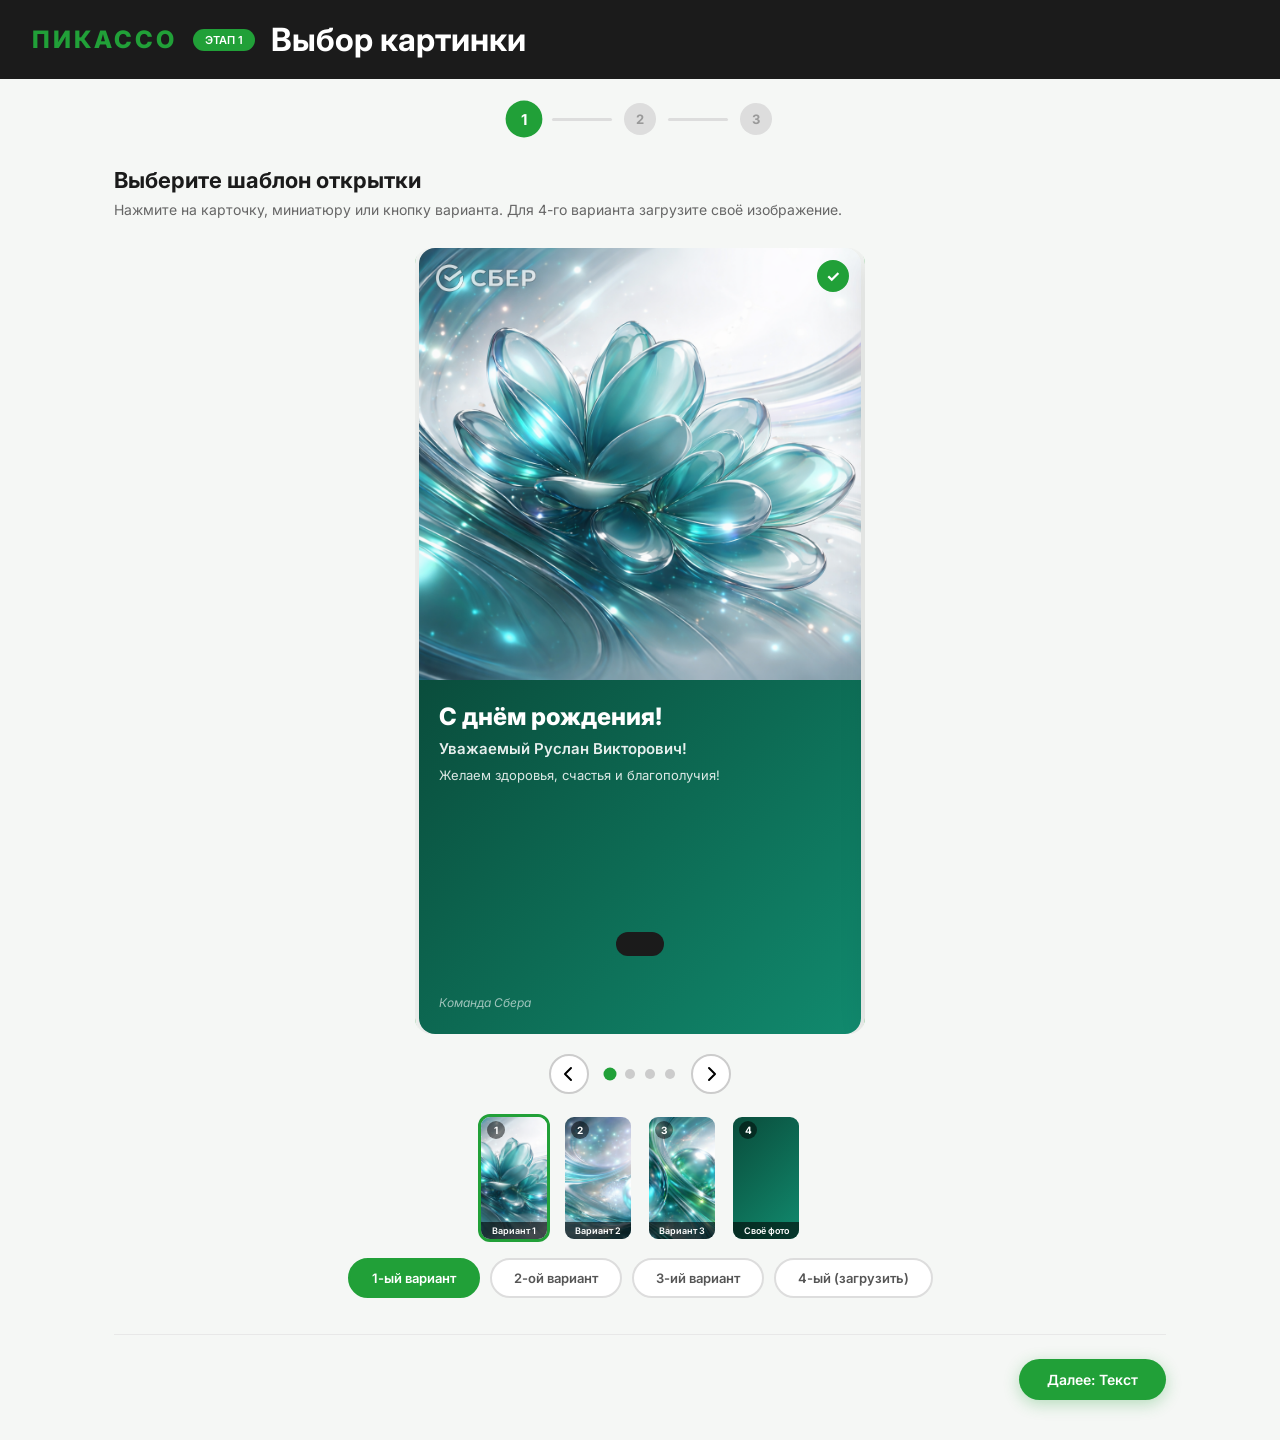
<file: index.html>
﻿<!DOCTYPE html>
<html lang="ru">
<head>
  <meta charset="UTF-8">
  <meta name="viewport" content="width=device-width, initial-scale=1.0, user-scalable=no">
  <title>ПИКАССО — Конструктор открыток</title>
  <link href="https://fonts.googleapis.com/css2?family=Inter:wght@400;500;600;700;800&display=swap" rel="stylesheet">
  <script src="js/html2canvas.min.js"></script>
  <link rel="stylesheet" href="css/style.css">
</head>
<body>
  <!-- HEADER -->
  <header class="page-header">
    <span class="logo-text">ПИКАССО</span>
    <span class="step-badge" id="stepBadge">Этап 1</span>
    <h1 id="pageTitle">Выбор картинки</h1>
  </header>

  <!-- PROGRESS BAR -->
  <div class="progress-bar">
    <div class="progress-step active" id="prog1">1</div>
    <div class="progress-line" id="progLine1"></div>
    <div class="progress-step" id="prog2">2</div>
    <div class="progress-line" id="progLine2"></div>
    <div class="progress-step" id="prog3">3</div>
  </div>

  <!-- MAIN -->
  <main class="main-container">

    <!-- ================= ЭТАП 1: Выбор картинки ================= -->
    <section class="stage active" id="stage1">
      <h2 class="stage-title">Выберите шаблон открытки</h2>
      <p class="stage-subtitle">Нажмите на карточку, миниатюру или кнопку варианта. Для 4-го варианта загрузите своё изображение.</p>

      <div class="carousel-wrapper" id="carousel">
        <div class="carousel-viewport">
          <div class="carousel-track" id="carouselTrack">
            <!-- Шаблон 1 -->
            <div class="carousel-slide"><div class="card-preview selected" id="cardPreview0" onclick="selectCard(0)">
              <div class="image-block">
                <img src="images/image_1.png" alt="Шаблон 1" class="template-img">
                <div style="position:absolute;top:16px;left:16px;z-index:2;"><img src="sber-logo.png" class="sber-logo-img"></div>
              </div>
              <div class="text-block" style="background: var(--card-bg);">
                <input class="field h1-field" type="text" value="С днём рождения!" maxlength="40" readonly>
                <input class="field p0-field" type="text" value="Уважаемый Руслан Викторович!" maxlength="60" readonly>
                <textarea class="field p1-field" rows="3" maxlength="200" readonly>Желаем здоровья, счастья и благополучия!</textarea>
                <input class="field footer-field" type="text" value="Команда Сбера" maxlength="40" readonly>
              </div>
              <div class="selection-badge"></div>
            </div></div>
            <!-- Шаблон 2 -->
            <div class="carousel-slide"><div class="card-preview" id="cardPreview1" onclick="selectCard(1)">
              <div class="image-block">
                <img src="images/image_2.png" alt="Шаблон 2" class="template-img">
                <div style="position:absolute;top:16px;left:16px;z-index:2;"><img src="sber-logo.png" class="sber-logo-img"></div>
              </div>
              <div class="text-block" style="background: var(--card-bg);">
                <input class="field h1-field" type="text" value="С днём рождения!" maxlength="40" readonly>
                <input class="field p0-field" type="text" value="Дорогой коллега!" maxlength="60" readonly>
                <textarea class="field p1-field" rows="3" maxlength="200" readonly>Пусть этот год станет годом новых свершений!</textarea>
                <input class="field footer-field" type="text" value="Коллектив" maxlength="40" readonly>
              </div>
              <div class="selection-badge"></div>
            </div></div>
            <!-- Шаблон 3 -->
            <div class="carousel-slide"><div class="card-preview" id="cardPreview2" onclick="selectCard(2)">
              <div class="image-block">
                <img src="images/image_3.png" alt="Шаблон 3" class="template-img">
                <div style="position:absolute;top:16px;left:16px;z-index:2;"><img src="sber-logo.png" class="sber-logo-img"></div>
              </div>
              <div class="text-block" style="background: var(--card-bg);">
                <input class="field h1-field" type="text" value="Поздравляем!" maxlength="40" readonly>
                <input class="field p0-field" type="text" value="Уважаемые партнёры," maxlength="60" readonly>
                <textarea class="field p1-field" rows="3" maxlength="200" readonly>Благодарим за сотрудничество!</textarea>
                <input class="field footer-field" type="text" value="Сбер" maxlength="40" readonly>
              </div>
              <div class="selection-badge"></div>
            </div></div>
            <!-- Шаблон 4 -->
            <div class="carousel-slide">
              <div class="card-preview" id="cardPreview3" onclick="selectCard(3)">
                <div class="image-block" id="uploadImageBlock">
                  <div class="upload-placeholder" id="uploadPlaceholder" onclick="document.getElementById('fileInput').click(); event.stopPropagation();">
                    <svg viewBox="0 0 48 48" fill="none">
                      <path d="M24 32V16M24 16L18 22M24 16L30 22" stroke="#999" stroke-width="2.5" stroke-linecap="round" stroke-linejoin="round"/>
                      <path d="M8 32V38H40V32" stroke="#999" stroke-width="2.5" stroke-linecap="round" stroke-linejoin="round"/>
                    </svg>
                    <span>Загрузить изображение</span>
                  </div>
                  <img class="user-uploaded" id="userImage" style="display:none;" alt="">
                  <button class="remove-image-btn" id="removeImageBtn" onclick="removeUserImage(event)">×</button>
                  <div style="position:absolute;top:16px;left:16px;z-index:2;display:none;" id="sberLogo4">
                    <img src="sber-logo.png" class="sber-logo-img">
                  </div>
                </div>
                <div class="text-block" style="background: var(--card-bg);">
                  <input class="field h1-field" type="text" value="С днём рождения!" maxlength="40" readonly>
                  <input class="field p0-field" type="text" value="Уважаемый(ая)," maxlength="60" readonly>
                  <textarea class="field p1-field" rows="3" maxlength="200" readonly>Текст вашего поздравления...</textarea>
                  <input class="field footer-field" type="text" value="Отправитель" maxlength="40" readonly>
                </div>
                <div class="selection-badge"></div>
              </div>
            </div>
          </div>
        </div>
        <input type="file" id="fileInput" accept="image/*" style="display:none;">
      </div>

      <div class="slider-controls">
        <button class="slider-arrow" onclick="moveSlide(-1)"><svg width="16" height="16" viewBox="0 0 16 16" fill="none"><path d="M10 2L4 8L10 14" stroke="currentColor" stroke-width="2" stroke-linecap="round" stroke-linejoin="round"/></svg></button>
        <div class="slider-dots" id="sliderDots">
          <div class="slider-dot active" onclick="goToSlide(0)"></div>
          <div class="slider-dot" onclick="goToSlide(1)"></div>
          <div class="slider-dot" onclick="goToSlide(2)"></div>
          <div class="slider-dot" onclick="goToSlide(3)"></div>
        </div>
        <button class="slider-arrow" onclick="moveSlide(1)"><svg width="16" height="16" viewBox="0 0 16 16" fill="none"><path d="M6 2L12 8L6 14" stroke="currentColor" stroke-width="2" stroke-linecap="round" stroke-linejoin="round"/></svg></button>
      </div>

      <div class="thumbnails-row">
        <div class="thumb-btn active" id="thumb0" onclick="goToSlide(0)">
          <div class="thumb-bg"><img src="images/image_1.png" alt="" onerror="this.style.background='#0a4d3c'"></div>
          <span class="thumb-number">1</span>
          <span class="thumb-label">Вариант 1</span>
        </div>
        <div class="thumb-btn" id="thumb1" onclick="goToSlide(1)">
          <div class="thumb-bg"><img src="images/image_2.png" alt="" onerror="this.style.background='#0b5d4a'"></div>
          <span class="thumb-number">2</span>
          <span class="thumb-label">Вариант 2</span>
        </div>
        <div class="thumb-btn" id="thumb2" onclick="goToSlide(2)">
          <div class="thumb-bg"><img src="images/image_3.png" alt="" onerror="this.style.background='#063e30'"></div>
          <span class="thumb-number">3</span>
          <span class="thumb-label">Вариант 3</span>
        </div>
        <div class="thumb-btn" id="thumb3" onclick="goToSlide(3)">
          <div class="thumb-bg" style="background: var(--card-bg);"></div>
          <span class="thumb-number">4</span>
          <span class="thumb-label">Своё фото</span>
        </div>
      </div>

      <div class="variant-buttons">
        <button class="variant-btn active" onclick="selectCard(0)">1-ый вариант</button>
        <button class="variant-btn" onclick="selectCard(1)">2-ой вариант</button>
        <button class="variant-btn" onclick="selectCard(2)">3-ий вариант</button>
        <button class="variant-btn" onclick="selectCard(3)">4-ый (загрузить)</button>
      </div>

      <div class="nav-footer">
        <div></div>
        <button class="btn btn-primary" onclick="goToStage(2)">Далее: Текст</button>
      </div>
    </section>

    <!-- ================= ЭТАП 2: ВВОД ТЕКСТА ================= -->
    <section class="stage" id="stage2">
      <h2 class="stage-title">Как добавить текст на открытку?</h2>
      <p class="stage-subtitle">Выберите способ: сгенерировать с помощью ИИ-конструктора или заполнить поля вручную.</p>

      <div class="path-selector">
        <button class="path-btn active" id="pathAi" onclick="selectPath('ai')">
          <div class="path-icon">🤖</div>
          <div class="path-title">Создать текст с помощью ИИ</div>
          <div class="path-desc">Сконструируйте промт для LLM, получите текст и скопируйте</div>
        </button>
        <button class="path-btn" id="pathManual" onclick="selectPath('manual')">
          <div class="path-icon">✍️</div>
          <div class="path-title">Написать самостоятельно</div>
          <div class="path-desc">Заполните каждое текстовое поле открытки напрямую</div>
        </button>
      </div>

      <!-- Конструктор промта -->
      <div class="constructor-panel visible" id="constructorPanel">
        <div class="constructor-title">Конструктор промта</div>
        <p style="font-size:12px; color:#888; margin-bottom:16px;">Настройте параметры, нажмите «Создать промт» и скопируйте результат.</p>

        <div class="collapse-field open" id="collapseGender">
          <div class="collapse-header" onclick="toggleCollapse('collapseGender')">
            <span class="toggle-icon">+</span>  
            <span class="field-label">Пол М/Ж (выбор)</span>
          </div>
          <div class="collapse-body"><div class="collapse-content">
            <div class="radio-group">
              <label class="radio-option"><input type="radio" name="gender" value="male" checked> Мужской</label>
              <label class="radio-option"><input type="radio" name="gender" value="female"> Женский</label>
            </div>
          </div></div>
        </div>

        <div class="collapse-field" id="collapsePosition">
          <div class="collapse-header" onclick="toggleCollapse('collapsePosition')">
            <span class="toggle-icon">+</span>
            <span class="field-label">Должность</span>
          </div>
          <div class="collapse-body"><div class="collapse-content">
            <input class="field-input" type="text" placeholder="Например: Директор департамента" id="inputPosition" maxlength="50" style="width:100%;padding:8px 12px;border:1px solid #ddd;border-radius:8px;font-size:13px;">
          </div></div>
        </div>

        <div class="collapse-field open" id="collapseStyle">
          <div class="collapse-header" onclick="toggleCollapse('collapseStyle')">
            <span class="toggle-icon">+</span>
            <span class="field-label">Стиль (душевное/официальное)</span>
          </div>
          <div class="collapse-body"><div class="collapse-content">
            <div class="radio-group">
              <label class="radio-option"><input type="radio" name="style" value="soulful" checked> Душевное</label>
              <label class="radio-option"><input type="radio" name="style" value="official"> Официальное</label>
            </div>
          </div></div>
        </div>

        <button class="btn-generate" id="btnGenerate" onclick="generatePrompt()">Создать промт</button>

        <div class="prompt-output" id="promptOutput" style="display:none;">
          <div class="prompt-label">Текст промта</div>
          <div class="prompt-text" id="promptText"></div>
          <button class="btn-copy" id="btnCopy" onclick="copyPrompt()">Скопировать</button>
        </div>
      </div>

      <!-- Самостоятельно -->
      <div class="manual-panel" id="manualPanel">
        <div style="font-size:15px; font-weight:700; margin-bottom:4px;">Заполните текстовые поля</div>
        <p style="font-size:12px; color:#777; margin-bottom:16px;">Нажмите на поле — введите текст. Ограничение по символам учитывается автоматически.</p>

        <div class="card-editor">
          <div class="card-preview-container">
            <div class="card-preview" id="liveCardPreview">
              <div class="image-block" id="liveImageBlock">
                <img src="images/image_1.png" alt="" class="template-img" id="liveTemplateImg" onerror="this.style.display='none'">
                <img id="liveUserImg" style="display:none;" class="user-uploaded" alt="">
                <div style="position:absolute;top:16px;left:16px;z-index:2;"><img src="sber-logo.png" alt="Сбер" class="sber-logo-img" onerror="this.style.display='none'"></div>
              </div>
              <div class="text-block" style="background: var(--card-bg);">
                <input class="field h1-field" id="liveH1" type="text" value="С днём рождения!" maxlength="40" oninput="updateLiveField('h1', this)">
                <input class="field p0-field" id="liveP0" type="text" value="Уважаемый Руслан Викторович!" maxlength="60" oninput="updateLiveField('p0', this)">
                <textarea class="field p1-field" id="liveP1" rows="3" value="Текст поздравления..." maxlength="200" oninput="updateLiveField('p1', this)"></textarea>
                <input class="field footer-field" id="liveFooter" type="text" placeholder="Даниил Серебряков" maxlength="40" oninput="updateLiveField('footer', this)">
              </div>
            </div>
          </div>

          <div class="fields-list">
            <div class="field-card">
              <div class="field-name">H1 — Заголовок</div>
              <div class="field-hint">По умолчанию: «С днём рождения!»</div>
              <input class="field-input" id="fieldH1" type="text" placeholder="С днём рождения!" maxlength="40" oninput="syncField('h1', this)">
              <div class="char-count" id="charH1">20 / 40</div>
            </div>
            <div class="field-card">
              <div class="field-name">P0 — Обращение</div>
              <div class="field-hint">По умолчанию: «Уважаемый Руслан Викторович!»</div>
              <input class="field-input" id="fieldP0" type="text" placeholder="Уважаемый Руслан Викторович!" maxlength="60" oninput="syncField('p0', this)">
              <div class="char-count" id="charP0">32 / 60</div>
            </div>
            <div class="field-card">
              <div class="field-name">P1 — Текст поздравления</div>
              <div class="field-hint">Пример текста. Можно делать переносы строк.</div>
              <textarea class="field-input" id="fieldP1" rows="4" placeholder="Желаем здоровья..." maxlength="200" oninput="syncField('p1', this)"></textarea>
              <div class="char-count" id="charP1">0 / 200</div>
            </div>
            <div class="field-card">
              <div class="field-name">Footer — От кого</div>
              <div class="field-hint">По умолчанию: «Даниил Серебряков»</div>
              <input class="field-input" id="fieldFooter" type="text" placeholder="Даниил Серебряков" maxlength="40" oninput="syncField('footer', this)">
              <div class="char-count" id="charFooter">0 / 40</div>
            </div>
          </div>
        </div>
      </div>

      <div class="nav-footer">
        <button class="btn btn-secondary" onclick="goToStage(1)">← Назад</button>
        <button class="btn btn-primary" onclick="goToStage(3)">Далее: Создание →</button>
      </div>
    </section>

    <!-- ================= ЭТАП 3 Скачивание ================= -->
    <section class="stage" id="stage3">
      <div class="final-stage">
        <h2 class="stage-title">Ваша открытка готова!</h2>
        <p class="stage-subtitle">Проверьте результат и скачайте файл для отправки.</p>

        <div class="final-card-wrapper">
          <div id="finalCard">
            <div class="final-left">
              <img src="images/image_1.png" alt="" class="template-img" id="finalTemplateImg" onerror="this.style.display='none'">
              <img id="finalUserImg" style="display:none;" class="user-img" alt="">
              <div style="position:absolute;top:24px;left:24px;z-index:2;"><img src="sber-logo.png" alt="Сбер" class="sber-logo-img" style="height:32px;" onerror="this.style.display='none'"></div>
            </div>
            <div class="final-right" style="background: var(--card-bg);">
              <div class="txt-h1" id="finalH1"></div>
              <div class="txt-p0" id="finalP0"></div>
              <div class="txt-p1" id="finalP1"></div>
              <div class="txt-footer" id="finalFooter"></div>
            </div>
          </div>
          <div class="loading-overlay" id="loadingOverlay">
            <div class="spinner"></div>
            <div style="font-size:14px; color:#555;">Генерация изображения...</div>
          </div>
        </div>

        <div style="display:flex; gap:12px; justify-content:center; flex-wrap:wrap; margin-bottom:20px;">
          <button class="btn btn-primary btn-download" onclick="downloadCard('png')">Скачать PNG</button>
          <button class="btn btn-secondary btn-download" onclick="downloadCard('jpg')">Скачать JPG</button>
        </div>

        <button class="btn btn-secondary" onclick="goToStage(1)">Создать новую открытку</button>
      </div>
    </section>
  </main>

  <!-- TOAST -->
  <div class="toast" id="toast"></div>
  <script src="js/app.js"></script>
</body>
</html>
</file>
<file: css/style.css>
﻿*, *::before, *::after { box-sizing: border-box; margin: 0; padding: 0; }

:root {
    --sber-green: #21A038;
    --sber-dark: #1B1B1B;
    --sber-green-light: rgba(33, 160, 56, 0.08);
    --bg-page: #f5f7f5;
    --radius: 16px;
    --radius-sm: 10px;
    --shadow: 0 8px 32px rgba(0,0,0,0.10);
    --shadow-sm: 0 2px 12px rgba(0,0,0,0.06);
    --card-bg: linear-gradient(135deg, #0a4d3c 0%, #0d6b54 50%, #118a6e 100%);
    --transition: 0.35s cubic-bezier(0.25, 0.46, 0.45, 0.94);
}

body {
    font-family: 'Inter', 'Segoe UI', -apple-system, BlinkMacSystemFont, sans-serif;
    background: var(--bg-page);
    color: var(--sber-dark);
    min-height: 100vh;
    display: flex;
    flex-direction: column;
}

/* ===== HEADER ===== */
.page-header {
    background: var(--sber-dark);
    color: white;
    padding: 20px 32px;
    display: flex;
    align-items: center;
    gap: 16px;
    flex-wrap: wrap;
}
.logo-text { font-size: 24px; font-weight: 800; letter-spacing: 3px; color: var(--sber-green); }
.step-badge {
    background: var(--sber-green); color: white; font-size: 11px; font-weight: 600;
    padding: 4px 12px; border-radius: 20px; text-transform: uppercase;
}
.page-title { font-size: 16px; font-weight: 500; opacity: 0.9; }

/* ===== PROGRESS BAR ===== */
.progress-bar {
    display: flex; align-items: center; justify-content: center; gap: 12px;
    padding: 24px 0 8px; max-width: 500px; margin: 0 auto;
}
.progress-step {
    width: 32px; height: 32px; border-radius: 50%; background: #ddd;
    display: flex; align-items: center; justify-content: center;
    font-size: 13px; font-weight: 700; color: #999; transition: all var(--transition);
}
.progress-step.active { background: var(--sber-green); color: white; transform: scale(1.15); }
.progress-step.done { background: var(--sber-green); color: white; }
.progress-line { width: 60px; height: 3px; background: #ddd; border-radius: 2px; transition: background var(--transition); }
.progress-line.done { background: var(--sber-green); }

/* ===== MAIN ===== */
.main-container {
    flex: 1; max-width: 1100px; margin: 0 auto; padding: 24px 24px 40px; width: 100%;
}

/* ===== STAGES ===== */
.stage { display: none; animation: fadeIn 0.45s ease; }
.stage.active { display: block; }
@keyframes fadeIn { from { opacity: 0; transform: translateY(16px); } to { opacity: 1; transform: translateY(0); } }

.stage-title { font-size: 22px; font-weight: 700; margin-bottom: 6px; }
.stage-subtitle { font-size: 14px; color: #666; margin-bottom: 28px; line-height: 1.5; }

/* ===== NAVIGATION FOOTER ===== */
.nav-footer {
    display: flex; justify-content: space-between; margin-top: 36px;
    padding-top: 24px; border-top: 1px solid #e8e8e8;
}
.btn {
    padding: 12px 28px; border-radius: 30px; font-size: 14px; font-weight: 600;
    cursor: pointer; transition: all 0.25s; font-family: inherit; border: none;
}
.btn-secondary { background: white; border: 1px solid #ddd; color: #333; }
.btn-secondary:hover { border-color: #999; }
.btn-primary { background: var(--sber-green); color: white; box-shadow: 0 4px 16px rgba(33,160,56,0.3); }
.btn-primary:hover { background: var(--accent-hover, #008a44); transform: translateY(-1px); }
.btn-primary:disabled { background: #ccc; cursor: not-allowed; box-shadow: none; transform: none; }
.btn-download { padding: 14px 32px; font-size: 15px; display: flex; align-items: center; gap: 8px; }

/* =================== ЭТАП 1 =================== */
.carousel-wrapper { position: relative; margin-bottom: 20px; display: flex; justify-content: center; }
.carousel-viewport { overflow: hidden; border-radius: var(--radius); max-width: 450px; width: 100%; }
.carousel-track {
    display: flex; transition: transform var(--transition); will-change: transform;
}
.carousel-slide { flex: 0 0 100%; padding: 0 4px; display: flex; justify-content: center; }

.card-preview {
    width: 100%; max-width: 450px; aspect-ratio: 9 / 16;
    border-radius: var(--radius); overflow: hidden; box-shadow: var(--shadow);
    position: relative; cursor: pointer; display: flex; flex-direction: column;
}
.card-preview.selected { outline: 4px solid var(--sber-green); outline-offset: 4px; }

.card-preview .image-block { flex: 1 1 55%; position: relative; overflow: hidden; background: #000; }
.card-preview .image-block img.template-img { width: 100%; height: 100%; object-fit: cover; display: block; }
.card-preview .image-block img.user-uploaded { width: 100%; height: 100%; object-fit: cover; display: block; }

/* Лого */
.sber-logo-img {
    height: 28px; width: auto; display: block;
    filter: drop-shadow(0 2px 4px rgba(0,0,0,0.15));
}

/* Кнопка удаления изображения */
.remove-image-btn {
  position: absolute;
  top: 12px;
  right: 52px;
  z-index: 10;
  width: 36px;
  height: 36px;
  border-radius: 50%;
  background: rgba(255, 255, 255, 0.95);
  border: none;
  cursor: pointer;
  display: none;
  align-items: center;
  justify-content: center;
  font-size: 20px;
  color: #e74c3c;
  transition: all 0.3s;
  box-shadow: 0 2px 8px rgba(0,0,0,0.15);
}

.remove-image-btn:hover {
  background: white;
  transform: scale(1.1);
  box-shadow: 0 4px 12px rgba(0,0,0,0.2);
}

.remove-image-btn.visible {
  display: flex;
}

.upload-placeholder {
    width: 100%; height: 100%; display: flex; flex-direction: column;
    align-items: center; justify-content: center; background: #f0f0f0;
    color: #999; gap: 12px; cursor: pointer;
}
.upload-placeholder svg { width: 48px; height: 48px; opacity: 0.5; }
.upload-placeholder span { font-size: 14px; font-weight: 500; }

.card-preview .text-block {
    flex: 1 1 45%; padding: 24px 20px; display: flex;
    flex-direction: column; justify-content: center; gap: 8px;
}
.card-preview .text-block .field {
    width: 100%; border: none; outline: none; background: transparent;
    color: white; font-family: inherit; resize: none; pointer-events: none;
}
.card-preview .text-block .field.h1-field { font-size: 24px; font-weight: 800; line-height: 1.1; }
.card-preview .text-block .field.p0-field { font-size: 15px; font-weight: 600; opacity: 0.9; }
.card-preview .text-block .field.p1-field { font-size: 13px; font-weight: 400; opacity: 0.85; line-height: 1.4; }
.card-preview .text-block .field.footer-field { font-size: 12px; font-weight: 400; opacity: 0.6; font-style: italic; margin-top: auto; }

.selection-badge {
    position: absolute; top: 12px; right: 12px; width: 32px; height: 32px;
    border-radius: 50%; border: 2px solid rgba(255,255,255,0.6);
    display: flex; align-items: center; justify-content: center; z-index: 3;
    transition: all 0.3s;
}
.card-preview.selected .selection-badge { background: var(--sber-green); border-color: var(--sber-green); }
.card-preview.selected .selection-badge::after { content: '✓'; color: white; font-size: 16px; font-weight: 700; }

.slider-controls { display: flex; align-items: center; justify-content: center; gap: 16px; margin-top: 16px; }
.slider-arrow {
    width: 40px; height: 40px; border-radius: 50%; border: 2px solid #ccc;
    background: white; cursor: pointer; display: flex; align-items: center; justify-content: center;
    transition: all 0.2s;
}
.slider-arrow:hover { border-color: var(--sber-green); color: var(--sber-green); }
.slider-dots { display: flex; gap: 10px; }
.slider-dot { width: 10px; height: 10px; border-radius: 50%; background: #ccc; cursor: pointer; transition: all 0.3s; }
.slider-dot.active { background: var(--sber-green); transform: scale(1.3); }

.thumbnails-row { display: flex; gap: 12px; justify-content: center; margin-top: 20px; flex-wrap: wrap; }
.thumb-btn {
    width: 72px; height: 128px; border-radius: 12px; overflow: hidden; cursor: pointer;
    border: 3px solid transparent; transition: all 0.3s; position: relative; flex-shrink: 0;
}
.thumb-btn:hover { transform: translateY(-2px); box-shadow: 0 4px 16px rgba(0,0,0,0.15); }
.thumb-btn.active { border-color: var(--sber-green); }
.thumb-btn .thumb-bg { width: 100%; height: 100%; }
.thumb-btn .thumb-bg img { width: 100%; height: 100%; object-fit: cover; }
.thumb-btn .thumb-label {
    position: absolute; bottom: 0; left: 0; right: 0; background: rgba(0,0,0,0.6);
    color: white; font-size: 9px; font-weight: 600; text-align: center; padding: 3px 0;
}
.thumb-btn .thumb-number {
    position: absolute; top: 4px; left: 6px; background: rgba(0,0,0,0.5);
    color: white; font-size: 10px; font-weight: 700; width: 18px; height: 18px;
    border-radius: 50%; display: flex; align-items: center; justify-content: center;
}

.variant-buttons { display: flex; gap: 10px; justify-content: center; margin-top: 16px; flex-wrap: wrap; }
.variant-btn {
    padding: 10px 22px; border: 2px solid #ddd; border-radius: 30px; background: white;
    font-size: 13px; font-weight: 600; cursor: pointer; transition: all 0.25s; font-family: inherit;
    color: #555;
}
.variant-btn:hover { border-color: var(--sber-green); color: var(--sber-green); }
.variant-btn.active { background: var(--sber-green); color: white; border-color: var(--sber-green); }

/* =================== ЭТАП 2 =================== */
.path-selector { display: flex; gap: 12px; margin-bottom: 24px; flex-wrap: wrap; }
.path-btn {
    flex: 1; min-width: 200px; padding: 18px 24px; border: 2px solid #e0e0e0;
    border-radius: var(--radius); background: white; cursor: pointer; transition: all var(--transition);
    text-align: left; font-family: inherit;
}
.path-btn:hover { border-color: var(--sber-green); background: var(--sber-green-light); }
.path-btn.active { border-color: var(--sber-green); background: var(--sber-green-light); box-shadow: 0 0 0 2px rgba(33,160,56,0.2); }
.path-btn .path-icon { font-size: 26px; margin-bottom: 8px; }
.path-btn .path-title { font-size: 15px; font-weight: 700; margin-bottom: 4px; }
.path-btn .path-desc { font-size: 12px; color: #777; line-height: 1.4; }

.constructor-panel, .manual-panel { display: none; animation: slideDown 0.4s ease; }
.constructor-panel.visible, .manual-panel.visible { display: block; }
@keyframes slideDown { from { opacity: 0; transform: translateY(-10px); } to { opacity: 1; transform: translateY(0); } }

.constructor-title { font-size: 16px; font-weight: 700; margin-bottom: 16px; display: flex; align-items: center; gap: 8px; }

.collapse-field { border: 1px solid #e8e8e8; border-radius: var(--radius-sm); margin-bottom: 8px; overflow: hidden; transition: border-color var(--transition); }
.collapse-field.open { border-color: var(--sber-green); }
.collapse-header {
    display: flex; align-items: center; justify-content: space-between; padding: 12px 16px;
    cursor: pointer; background: #fafafa; transition: background var(--transition); user-select: none;
}
.collapse-header:hover { background: #f0f0f0; }
.collapse-field.open .collapse-header { background: var(--sber-green-light); }
.collapse-header .field-label { font-size: 13px; font-weight: 600; display: flex; align-items: center; gap: 8px; }
.collapse-header .toggle-icon {
    width: 24px; height: 24px; border-radius: 50%; background: #e0e0e0;
    display: flex; align-items: center; justify-content: center; font-size: 14px; font-weight: 700;
    transition: all var(--transition); flex-shrink: 0;
}
.collapse-field.open .toggle-icon { background: var(--sber-green); color: white; transform: rotate(45deg); }
.collapse-body { max-height: 0; overflow: hidden; transition: max-height 0.4s ease; }
.collapse-field.open .collapse-body { max-height: 200px; }
.collapse-content { padding: 12px 16px; }

.radio-group { display: flex; gap: 16px; }
.radio-option { display: flex; align-items: center; gap: 6px; cursor: pointer; font-size: 13px; }
.radio-option input[type="radio"] { accent-color: var(--sber-green); width: 16px; height: 16px; }

.btn-generate {
    margin-top: 16px; padding: 12px 28px; background: var(--sber-green); color: white;
    border: none; border-radius: 30px; font-size: 14px; font-weight: 700; cursor: pointer;
    transition: all 0.25s; font-family: inherit; box-shadow: 0 4px 16px rgba(33,160,56,0.3);
}
.btn-generate:hover { background: #1a8a2f; transform: translateY(-1px); }
.btn-generate:disabled { background: #ccc; cursor: not-allowed; box-shadow: none; transform: none; }

.prompt-output {
    margin-top: 16px; background: #f8f8f8; border-radius: var(--radius); padding: 16px; position: relative;
}
.prompt-output .prompt-label { font-size: 11px; font-weight: 600; color: #999; text-transform: uppercase; letter-spacing: 1px; margin-bottom: 8px; }
.prompt-output .prompt-text { font-size: 13px; line-height: 1.6; color: #333; white-space: pre-wrap; min-height: 60px; }
.btn-copy {
    position: absolute; bottom: 12px; right: 12px; padding: 6px 16px; background: var(--sber-green);
    color: white; border: none; border-radius: 20px; font-size: 12px; font-weight: 600; cursor: pointer;
    transition: all 0.25s; font-family: inherit;
}
.btn-copy:hover { background: #1a8a2f; }
.btn-copy.copied { background: #333; }

.card-editor { display: flex; gap: 24px; flex-wrap: wrap; justify-content: center; }
.card-preview-container { flex: 1; min-width: 280px; max-width: 450px; }
.fields-list { flex: 1; min-width: 260px; display: flex; flex-direction: column; gap: 12px; }
.field-card { background: white; border-radius: var(--radius-sm); padding: 14px 16px; box-shadow: var(--shadow-sm); border: 1px solid #eee; transition: all var(--transition); }
.field-card:focus-within { border-color: var(--sber-green); box-shadow: 0 0 0 2px rgba(33,160,56,0.15); }
.field-card .field-name { font-size: 11px; font-weight: 700; text-transform: uppercase; letter-spacing: 0.5px; color: var(--sber-green); margin-bottom: 2px; }
.field-card .field-hint { font-size: 11px; color: #999; margin-bottom: 8px; }
.field-card .field-input {
    width: 100%; padding: 8px 10px; border: 1px solid #ddd; border-radius: 8px;
    font-size: 13px; font-family: inherit; transition: border-color var(--transition);
}
.field-card .field-input:focus { outline: none; border-color: var(--sber-green); }
.field-card .field-input.char-warn { border-color: #e74c3c; background: rgba(231,76,60,0.05); }
.field-card .char-count { font-size: 10px; color: #bbb; text-align: right; margin-top: 4px; }
.field-card .char-count.warn { color: #e74c3c; }
textarea.field-input { resize: vertical; min-height: 60px; }

.toggle-section {
    margin-top: 24px; background: white; border-radius: var(--radius); padding: 20px; box-shadow: var(--shadow-sm);
}
.toggle-section h3 { font-size: 15px; font-weight: 700; margin-bottom: 10px; }
.toggle-section .scenario-desc { font-size: 12px; color: #777; margin-bottom: 14px; line-height: 1.5; }
    
.toggle-row { 
    display: flex; 
    align-items: center; 
    gap: 12px; 
    margin-bottom: 8px; 
}
    
.toggle-btn {
    min-width: 180px;
    height: 44px;
    border-radius: 22px;
    border: none;
    background: #E8E8E8;
    color: #1B1B1B;
    font-size: 14px;
    font-weight: 500;
    cursor: pointer;
    display: flex;
    align-items: center;
    justify-content: center;
    gap: 8px;
    transition: all var(--transition);
    font-family: inherit;
    padding: 0 20px;
}
    
.toggle-btn:hover { background: #d0d0d0; }
    
.toggle-btn.minus {
    background: var(--sber-green);
    color: white;
}
.toggle-btn.minus:hover { background: #1a8a2f; }
    
.toggle-icon-circle {
    width: 24px;
    height: 24px;
    border-radius: 50%;
    background: white;
    display: flex;
    align-items: center;
    justify-content: center;
    font-size: 16px;
    font-weight: 700;
    flex-shrink: 0;
}
    
.toggle-btn.minus .toggle-icon-circle {
    background: rgba(255,255,255,0.2);
}
    
.toggle-label { 
    font-size: 14px; 
    font-weight: 500;
    flex: 1;
}
    
.toggle-input-wrapper {
    display: none;
    margin-top: 12px;
    margin-left: 0;
    animation: slideDown 0.3s ease;
    padding: 0 0 0 52px;
}
.toggle-input-wrapper.visible { display: block; }
    
.toggle-input-wrapper input {
    width: 100%;
    max-width: 400px;
    padding: 12px 16px;
    border: 1px solid #ddd;
    border-radius: 12px;
    font-size: 14px;
    font-family: inherit;
    background: #F8F8F8;
}
.toggle-input-wrapper input:focus { 
    outline: none; 
    border-color: var(--sber-green);
    background: white;
}

/* =================== ЭТАП 3) =================== */
.final-stage { text-align: center; }
.final-card-wrapper {
  /* ИСПРАВЛЕНО: заменено inline-block на block для корректного поведения на мобильных */
  display: block; 
  margin: 0 auto 24px auto; /* Центрирование по горизонтали */
  border-radius: var(--radius);
  box-shadow: var(--shadow);
  overflow: hidden;
  position: relative;
  max-width: 100%;
  width: fit-content; /* Чтобы на десктопе блок не растягивался на 100% ширины экрана, если открытка меньше */
}
#finalCard {
    width: 450px; height: 800px; display: flex; flex-direction: column;
    background: #000; position: relative;
}

/* Убедитесь, что медиа-запрос для #finalCard остался таким (или обновите его): */
@media (max-width: 500px) {
  #finalCard {
    width: 100%; /* Растягиваем внутреннюю карточку */
    height: auto;
    aspect-ratio: 9/16;
  }
  /* Дополнительно: обёртка на мобильных должна занимать всю доступную ширину */
  .final-card-wrapper {
    width: 100%; 
    max-width: 450px;
  }
}

.final-left { flex: 1 1 55%; position: relative; overflow: hidden; background: #000; }
.final-left .template-img, .final-left img.user-img { width: 100%; height: 100%; object-fit: cover; display: block; }
.final-right {
    flex: 1 1 45%; padding: 32px 24px; display: flex; flex-direction: column;
    justify-content: center; gap: 14px; color: white; background: rgba(0,0,0,0.6);
    text-align: left; align-items: flex-start;
}
.final-right .txt-h1 { font-size: 28px; font-weight: 800; line-height: 1.1; }
.final-right .txt-p0 { font-size: 16px; font-weight: 600; opacity: 0.9; }
.final-right .txt-p1 { font-size: 14px; font-weight: 400; opacity: 0.85; line-height: 1.5; white-space: pre-wrap; }
.final-right .txt-footer { font-size: 14px; font-style: italic; opacity: 0.6; margin-top: auto; }

.loading-overlay {
    position: absolute; inset: 0; background: rgba(255,255,255,0.92); z-index: 20;
    display: none; align-items: center; justify-content: center; flex-direction: column; gap: 12px;
}
.spinner {
    width: 36px; height: 36px; border: 4px solid #eee; border-top-color: var(--sber-green);
    border-radius: 50%; animation: spin 1s linear infinite;
}
@keyframes spin { to { transform: rotate(360deg); } }

/* ===== TOAST ===== */
.toast {
    position: fixed; bottom: 24px; left: 50%; transform: translateX(-50%) translateY(80px);
    background: var(--sber-dark); color: white; padding: 12px 24px; border-radius: 12px;
    font-size: 14px; font-weight: 500; z-index: 100; transition: transform 0.35s cubic-bezier(0.22, 1, 0.36, 1);
    pointer-events: none;
}
.toast.show { transform: translateX(-50%) translateY(0); }

/* ===== RESPONSIVE ===== */
/* ===== МОБИЛЬНАЯ АДАПТАЦИЯ ЭТАПА 2 ===== */
@media (max-width: 768px) {
  /* Принудительно скрываем панели при загрузке */
  .constructor-panel, .manual-panel {
    display: none;
  }
  .constructor-panel.visible, .manual-panel.visible {
    display: block;
  }

  /* Плавное скрытие блока выбора */
  .path-selector {
    transition: opacity 0.3s ease, transform 0.3s ease, height 0.3s ease, margin 0.3s ease;
    overflow: hidden;
  }
  .path-selector.hidden-mobile {
    opacity: 0;
    transform: translateY(-10px);
    height: 0;
    margin: 0;
    pointer-events: none;
  }

  /* Кнопка возврата */
  .mobile-switcher-btn {
    display: inline-flex;
    align-items: center;
    gap: 6px;
    margin-bottom: 16px;
    background: transparent;
    border: 1px solid var(--sber-green);
    color: var(--sber-green);
    padding: 8px 16px;
    border-radius: 20px;
    font-size: 13px;
    font-weight: 600;
    cursor: pointer;
    transition: all 0.2s;
  }
  .mobile-switcher-btn::before { content: '← '; }
  .mobile-switcher-btn:hover { background: var(--sber-green-light); }

  .constructor-panel.visible, .manual-panel.visible { padding-top: 8px; }
}

/* На десктопе всегда показываем выбор, скрываем мобильную кнопку */
@media (min-width: 769px) {
  .mobile-switcher-btn { display: none; }
  .path-selector.hidden-mobile { 
    opacity: 1; transform: none; height: auto; margin: 0 0 24px 0; pointer-events: auto; 
  }
  .constructor-panel, .manual-panel { display: none; }
  .constructor-panel.visible, .manual-panel.visible { display: block; }
}
</file>
